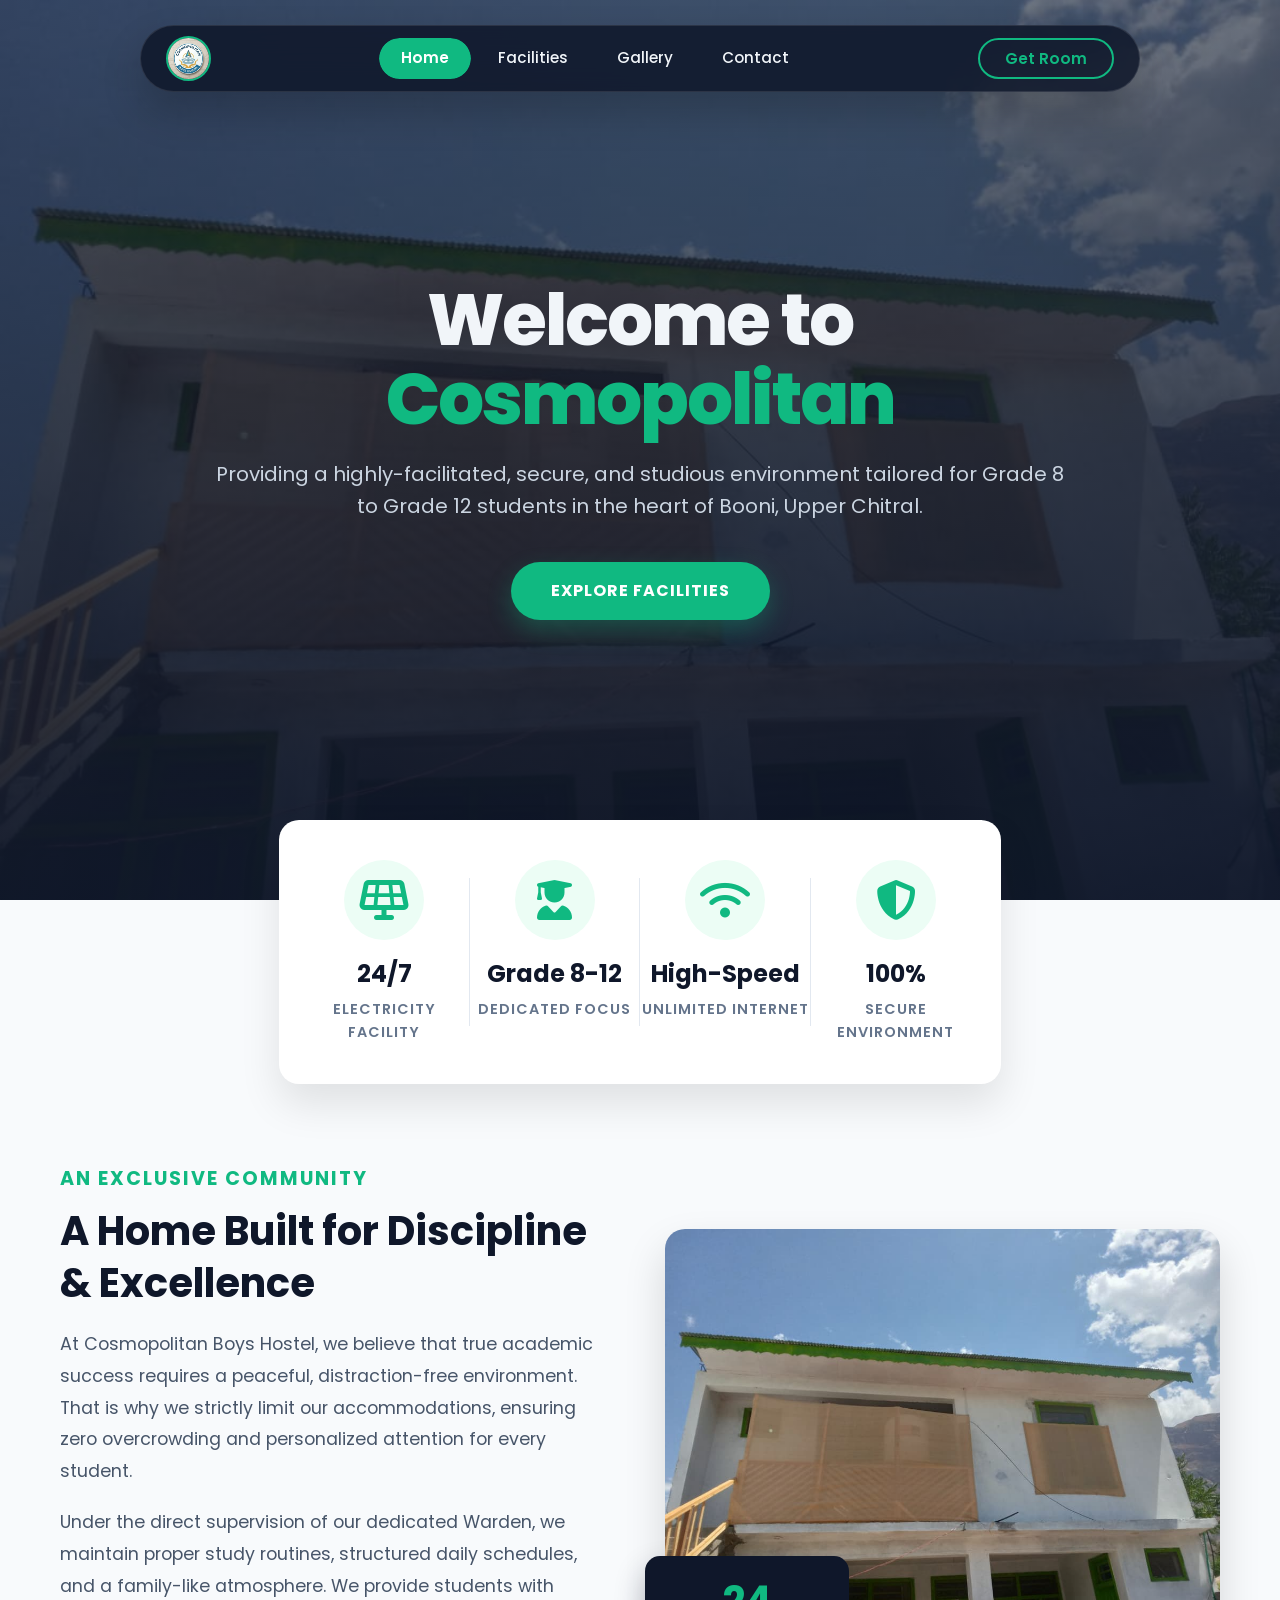
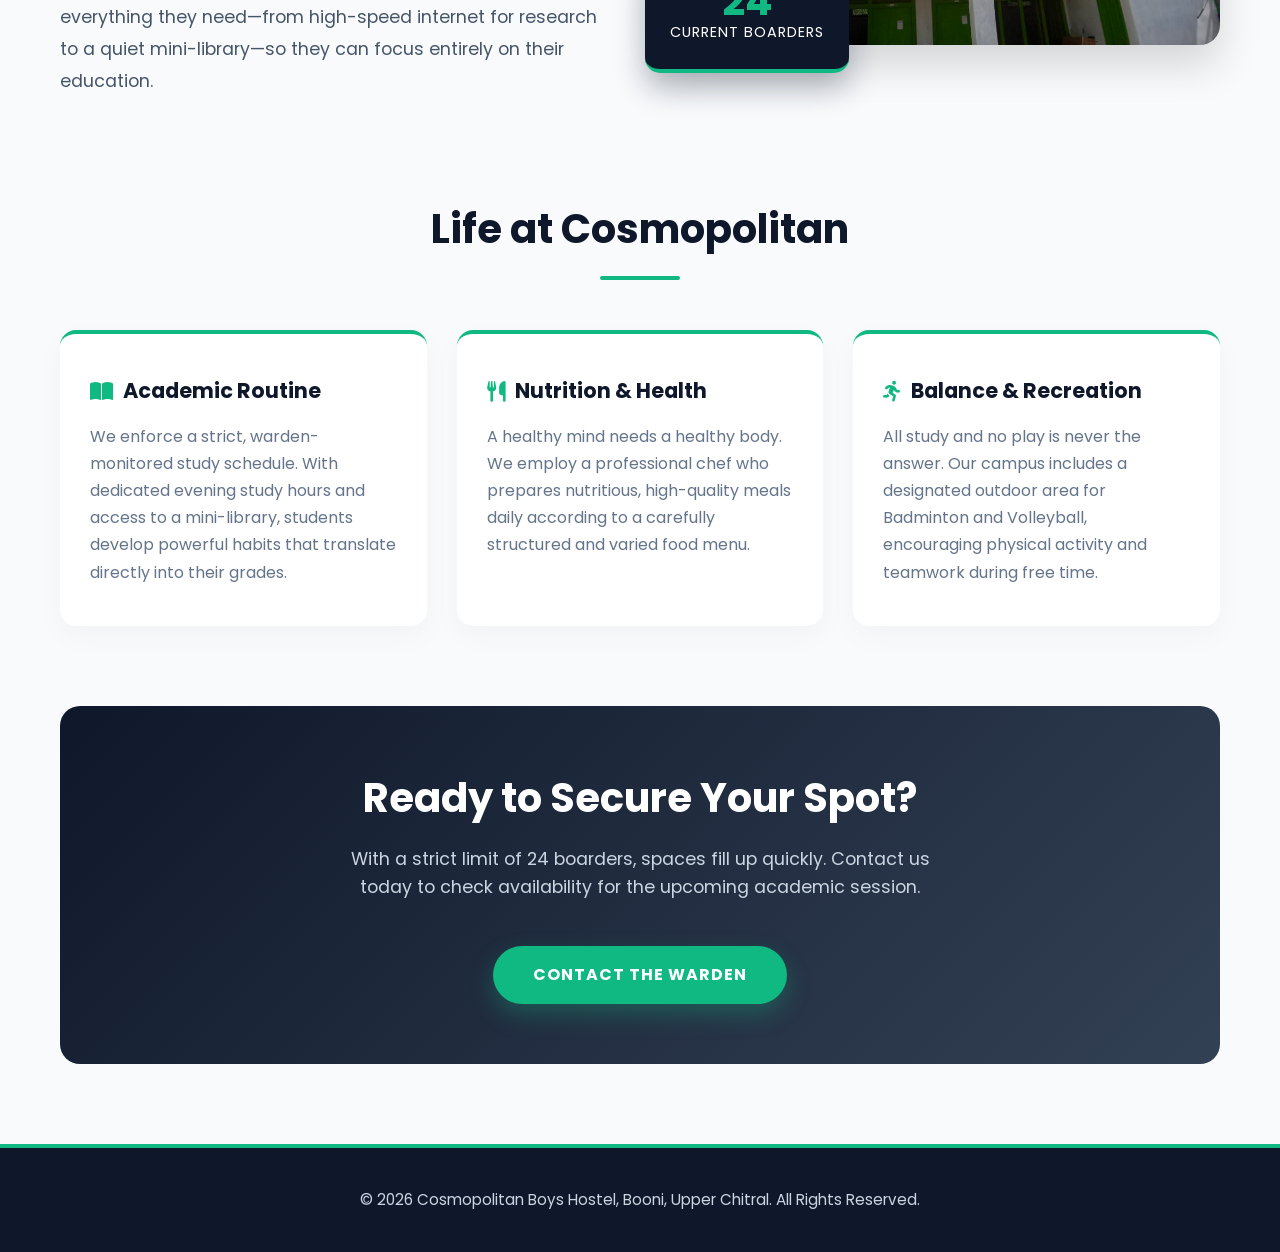
<file: index.html>
<!DOCTYPE html>
<html lang="en">
<head>
    <meta charset="UTF-8">
    <meta name="viewport" content="width=device-width, initial-scale=1.0">
    <title>Home | Cosmopolitan Boys Hostel</title>
    <link rel="icon" type="image/png" href="images/logot.png">
    <link rel="stylesheet" href="style.css">
    <link rel="stylesheet" href="https://cdnjs.cloudflare.com/ajax/libs/font-awesome/6.4.0/css/all.min.css">
    <style>
        .hero {
            position: relative;
            height: 100vh;
            display: flex;
            flex-direction: column;
            justify-content: center;
            align-items: center;
            text-align: center;
            color: white;
            padding: 0 20px;
            background-image: url('images/hero-bg.jpeg');
            background-attachment: fixed;
            background-position: center;
            background-repeat: no-repeat;
            background-size: cover;
            overflow: hidden;
        }

        .hero::before {
            content: '';
            position: absolute;
            top: 0; left: 0; right: 0; bottom: 0;
            background: linear-gradient(to bottom, rgba(15, 23, 42, 0.6), rgba(15, 23, 42, 0.95));
            z-index: 1;
        }

        .hero-content {
            position: relative;
            z-index: 2;
            max-width: 850px;
            animation: fadeUp 1s cubic-bezier(0.25, 1, 0.5, 1) forwards;
        }

        .hero h2 { 
            font-size: 4.5rem; 
            color: var(--text-light); 
            margin-bottom: 20px; 
            line-height: 1.1;
            font-weight: 800;
            letter-spacing: -2px;
        }

        .hero h2 span {
            color: var(--accent-color);
            position: relative;
            display: inline-block;
        }

        .hero p { 
            font-size: 1.25rem; 
            margin-bottom: 40px; 
            color: #cbd5e1;
            font-weight: 400;
        }

        .btn-group {
            display: flex;
            gap: 20px;
            justify-content: center;
            flex-wrap: wrap;
        }

        .btn-primary {
            background-color: var(--accent-color);
            color: white;
            padding: 16px 40px;
            border-radius: 30px;
            font-weight: 700;
            text-transform: uppercase;
            letter-spacing: 1px;
            text-decoration: none;
            box-shadow: 0 10px 25px rgba(16, 185, 129, 0.3);
            transition: var(--transition);
        }

        .btn-primary:hover {
            background-color: var(--accent-hover);
            transform: translateY(-3px);
            box-shadow: 0 15px 30px rgba(16, 185, 129, 0.4);
        }

        .scroll-indicator {
            position: absolute;
            bottom: 40px;
            left: 50%;
            transform: translateX(-50%);
            z-index: 2;
            color: white;
            font-size: 2rem;
            animation: bounce 2s infinite;
            opacity: 0.7;
        }

        .floating-stats {
            position: relative;
            z-index: 10;
            margin-top: -80px;
            background: white;
            max-width: 1000px;
            margin-left: auto;
            margin-right: auto;
            border-radius: 20px;
            box-shadow: 0 20px 40px rgba(0,0,0,0.1);
            display: flex;
            justify-content: space-around;
            padding: 40px 20px;
            margin-bottom: 60px;
        }

        .stat-item {
            text-align: center;
            flex: 1;
            position: relative;
        }

        .stat-item:not(:last-child)::after {
            content: '';
            position: absolute;
            right: 0;
            top: 10%;
            height: 80%;
            width: 1px;
            background-color: #e2e8f0;
        }

        .stat-item i {
            font-size: 2.5rem;
            color: var(--accent-color);
            margin-bottom: 15px;
            background: #ecfdf5; 
            width: 80px;
            height: 80px;
            line-height: 80px;
            border-radius: 50%;
            display: inline-block;
        }

        .stat-item h4 {
            font-size: 1.5rem;
            color: var(--primary-color);
            margin-bottom: 5px;
            font-weight: 700;
        }

        .stat-item p {
            color: #64748b;
            font-size: 0.9rem;
            font-weight: 600;
            text-transform: uppercase;
            letter-spacing: 1px;
        }

        .section-title {
            text-align: center;
            margin-bottom: 50px;
        }

        .section-title h3 {
            color: var(--primary-color);
            font-size: 2.5rem;
            font-weight: 700;
            margin-bottom: 15px;
        }
        
        .section-title .underline {
            width: 80px;
            height: 4px;
            background-color: var(--accent-color);
            margin: 0 auto;
            border-radius: 2px;
        }

        .about-grid {
            display: grid;
            grid-template-columns: 1fr 1fr;
            gap: 50px;
            align-items: center;
            margin-bottom: 80px;
        }

        .about-text h4 {
            color: var(--accent-color);
            font-size: 1.2rem;
            text-transform: uppercase;
            letter-spacing: 2px;
            margin-bottom: 10px;
        }

        .about-text h2 {
            font-size: 2.5rem;
            color: var(--primary-color);
            line-height: 1.3;
            margin-bottom: 20px;
        }

        .about-text p {
            color: #475569;
            font-size: 1.1rem;
            line-height: 1.8;
            margin-bottom: 20px;
        }

        .about-images {
            position: relative;
        }

        .about-images img {
            width: 100%;
            border-radius: 20px;
            box-shadow: 0 20px 40px rgba(0,0,0,0.15);
        }

        .boarder-badge {
            position: absolute;
            bottom: -20px;
            left: -20px;
            background: var(--primary-color);
            color: white;
            padding: 25px;
            border-radius: 15px;
            text-align: center;
            box-shadow: 0 15px 30px rgba(15, 23, 42, 0.3);
            border-bottom: 4px solid var(--accent-color);
        }

        .boarder-badge h2 {
            font-size: 2.5rem;
            color: var(--accent-color);
            margin-bottom: 0;
            line-height: 1;
        }

        .boarder-badge p {
            font-size: 0.9rem;
            text-transform: uppercase;
            letter-spacing: 1px;
            margin: 0;
        }

        .life-grid {
            display: grid;
            grid-template-columns: repeat(3, 1fr);
            gap: 30px;
            margin-bottom: 80px;
        }

        .life-card {
            background: white;
            padding: 40px 30px;
            border-radius: 16px;
            box-shadow: 0 10px 30px rgba(0,0,0,0.03);
            border-top: 4px solid var(--accent-color);
            transition: transform 0.3s ease;
        }

        .life-card:hover {
            transform: translateY(-10px);
            box-shadow: 0 15px 35px rgba(0,0,0,0.08);
        }

        .life-card h4 {
            font-size: 1.3rem;
            color: var(--primary-color);
            margin-bottom: 15px;
            display: flex;
            align-items: center;
            gap: 10px;
        }

        .life-card h4 i { color: var(--accent-color); }
        .life-card p { color: #64748b; line-height: 1.7; }

        .cta-banner {
            background: linear-gradient(135deg, var(--primary-color), var(--secondary-color));
            border-radius: 20px;
            padding: 60px 40px;
            text-align: center;
            color: white;
            margin-bottom: 60px;
            position: relative;
            overflow: hidden;
        }

        .cta-banner h2 {
            font-size: 2.5rem;
            margin-bottom: 15px;
            position: relative;
            z-index: 2;
        }

        .cta-banner p {
            font-size: 1.1rem;
            color: #cbd5e1;
            margin-bottom: 30px;
            max-width: 600px;
            margin-left: auto;
            margin-right: auto;
            position: relative;
            z-index: 2;
        }

        /* Hide menu toggle on desktop */
        .menu-toggle { display: none; }

        @keyframes fadeUp {
            from { opacity: 0; transform: translateY(40px); }
            to { opacity: 1; transform: translateY(0); }
        }

        @keyframes bounce {
            0%, 20%, 50%, 80%, 100% { transform: translateY(0) translateX(-50%); }
            40% { transform: translateY(-15px) translateX(-50%); }
            60% { transform: translateY(-7px) translateX(-50%); }
        }

        /* --- MOBILE RESPONSIVENESS RULES --- */
        @media (max-width: 900px) {
            .about-grid { grid-template-columns: 1fr; }
            .boarder-badge { bottom: 20px; left: 20px; }
            .life-grid { grid-template-columns: 1fr; }
        }

        @media (max-width: 768px) {
            .hero h2 { font-size: 2.5rem; }
            .hero p { font-size: 1.1rem; padding: 0 10px; }
            
            /* Responsive Floating Nav tweaks */
            .floating-nav { flex-wrap: wrap; padding: 15px 20px; border-radius: 25px; }
            .menu-toggle { display: block; color: white; font-size: 1.8rem; cursor: pointer; }
            .nav-links { display: none; width: 100%; flex-direction: column; text-align: center; gap: 10px; margin-top: 15px; border-top: 1px solid rgba(255,255,255,0.1); padding-top: 15px; }
            .nav-links.active { display: flex; }
            .nav-action { display: none; }

            /* Turn Stats into a neat 2x2 grid on mobile */
            .floating-stats { 
                display: grid; 
                grid-template-columns: 1fr 1fr; 
                gap: 20px; 
                margin-top: -40px; 
                width: 90%; 
                padding: 25px;
            }
            .stat-item:not(:last-child)::after { display: none; }
            .stat-item { border-bottom: 1px solid #e2e8f0; padding-bottom: 20px; }
            .stat-item:nth-child(3), .stat-item:nth-child(4) { border-bottom: none; padding-bottom: 0; }
            
            .scroll-indicator { display: none; }
            .cta-banner { padding: 40px 20px; }
            .cta-banner h2 { font-size: 1.8rem; }
            .section-title h3 { font-size: 2.2rem; }
            .about-text h2 { font-size: 2rem; }
        }

        @media (max-width: 480px) {
            /* Turn Stats into 1 column on very small phones */
            .floating-stats { grid-template-columns: 1fr; }
            .stat-item:nth-child(3) { border-bottom: 1px solid #e2e8f0; padding-bottom: 20px; }
        }
    </style>
</head>
<body>

    <nav class="floating-nav">
        <div class="logo">
            <a href="index.html"><img src="images/logo.png" alt="Logo" class="logo-img"></a>
        </div>
        <div class="menu-toggle" onclick="toggleMenu()">
            <i class="fas fa-bars"></i>
        </div>
        <div class="nav-links" id="nav-menu">
            <a href="index.html" class="active">Home</a>
            <a href="facilities.html">Facilities</a>
            <a href="gallery.html">Gallery</a>
            <a href="contact.html">Contact</a>
        </div>
        <div class="nav-action">
            <a href="contact.html" class="nav-btn">Get Room</a>
        </div>
    </nav>

    <header class="hero">
        <div class="hero-content">
            <h2>Welcome to <span>Cosmopolitan</span></h2>
            <p>Providing a highly-facilitated, secure, and studious environment tailored for Grade 8 to Grade 12 students in the heart of Booni, Upper Chitral.</p>
            <div class="btn-group">
                <a href="facilities.html" class="btn-primary">Explore Facilities</a>
            </div>
        </div>
        <div class="scroll-indicator"><i class="fas fa-chevron-down"></i></div>
    </header>

    <div class="floating-stats">
        <div class="stat-item">
            <i class="fas fa-solar-panel"></i>
            <h4>24/7</h4>
            <p>Electricity Facility</p>
        </div>
        <div class="stat-item">
            <i class="fas fa-user-graduate"></i>
            <h4>Grade 8-12</h4>
            <p>Dedicated Focus</p>
        </div>
        <div class="stat-item">
            <i class="fas fa-wifi"></i>
            <h4>High-Speed</h4>
            <p>Unlimited Internet</p>
        </div>
        <div class="stat-item">
            <i class="fas fa-shield-alt"></i>
            <h4>100%</h4>
            <p>Secure Environment</p>
        </div>
    </div>

    <div class="container">
        
        <section class="about-grid">
            <div class="about-text">
                <h4>An Exclusive Community</h4>
                <h2>A Home Built for Discipline & Excellence</h2>
                <p>At Cosmopolitan Boys Hostel, we believe that true academic success requires a peaceful, distraction-free environment. That is why we strictly limit our accommodations, ensuring zero overcrowding and personalized attention for every student.</p>
                <p>Under the direct supervision of our dedicated Warden, we maintain proper study routines, structured daily schedules, and a family-like atmosphere. We provide students with everything they need—from high-speed internet for research to a quiet mini-library—so they can focus entirely on their education.</p>
            </div>
            <div class="about-images">
                <img src="images/hero-bg.jpeg" alt="Hostel Building">
                <div class="boarder-badge">
                    <h2>24</h2>
                    <p>Current Boarders</p>
                </div>
            </div>
        </section>

        <div class="section-title">
            <h3>Life at Cosmopolitan</h3>
            <div class="underline"></div>
        </div>
        <section class="life-grid">
            <div class="life-card">
                <h4><i class="fas fa-book-open"></i> Academic Routine</h4>
                <p>We enforce a strict, warden-monitored study schedule. With dedicated evening study hours and access to a mini-library, students develop powerful habits that translate directly into their grades.</p>
            </div>
            <div class="life-card">
                <h4><i class="fas fa-utensils"></i> Nutrition & Health</h4>
                <p>A healthy mind needs a healthy body. We employ a professional chef who prepares nutritious, high-quality meals daily according to a carefully structured and varied food menu.</p>
            </div>
            <div class="life-card">
                <h4><i class="fas fa-running"></i> Balance & Recreation</h4>
                <p>All study and no play is never the answer. Our campus includes a designated outdoor area for Badminton and Volleyball, encouraging physical activity and teamwork during free time.</p>
            </div>
        </section>

        <section class="cta-banner">
            <h2>Ready to Secure Your Spot?</h2>
            <p>With a strict limit of 24 boarders, spaces fill up quickly. Contact us today to check availability for the upcoming academic session.</p>
            <a href="contact.html" class="btn-primary" style="display: inline-block; margin-top: 15px;">Contact The Warden</a>
        </section>

    </div>

    <footer>
        <p>© 2026 Cosmopolitan Boys Hostel, Booni, Upper Chitral. All Rights Reserved.</p>
    </footer>

    <script>
        function toggleMenu() {
            document.getElementById('nav-menu').classList.toggle('active');
        }
    </script>

</body>
</html>
</file>
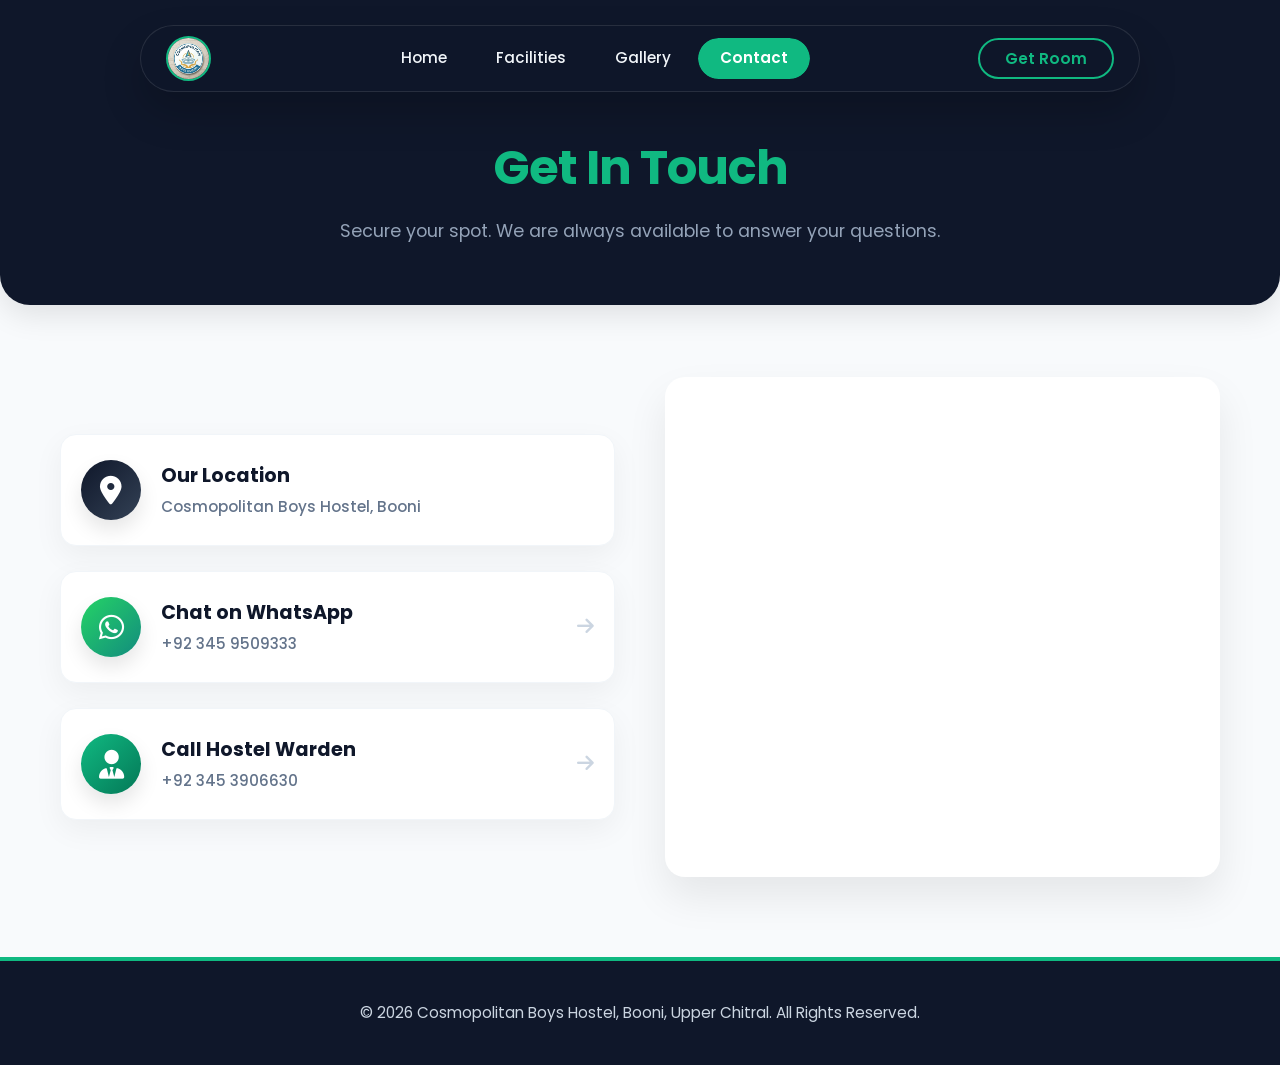
<file: contact.html>
<!DOCTYPE html>
<html lang="en">
<head>
    <meta charset="UTF-8">
    <meta name="viewport" content="width=device-width, initial-scale=1.0">
    <title>Contact | Cosmopolitan Boys Hostel</title>
    <link rel="icon" type="image/png" href="images/logot.png">
    <link rel="stylesheet" href="style.css">
    <link rel="stylesheet" href="https://cdnjs.cloudflare.com/ajax/libs/font-awesome/6.4.0/css/all.min.css">
    <style>
        .contact-wrapper {
            display: grid;
            grid-template-columns: 1fr 1fr;
            gap: 50px;
            margin-top: 20px;
            padding-bottom: 60px;
            align-items: stretch;
        }

        .contact-info-panel {
            display: flex;
            flex-direction: column;
            gap: 25px;
            justify-content: center;
        }

        .contact-card {
            background: white;
            padding: 25px 20px;
            border-radius: 16px;
            box-shadow: 0 10px 30px rgba(0,0,0,0.05);
            display: flex;
            align-items: center;
            gap: 20px;
            text-decoration: none;
            transition: var(--transition);
            border: 1px solid #f1f5f9;
            position: relative;
            overflow: hidden;
        }

        .contact-card:hover {
            transform: translateX(10px);
            box-shadow: 0 15px 35px rgba(0,0,0,0.1);
            border-color: var(--accent-color);
        }

        .icon-box {
            width: 60px;
            height: 60px;
            border-radius: 50%;
            display: flex;
            align-items: center;
            justify-content: center;
            font-size: 1.8rem;
            color: white;
            flex-shrink: 0;
            box-shadow: 0 10px 20px rgba(0,0,0,0.1);
        }

        .whatsapp-box { background: linear-gradient(135deg, #25D366, #128C7E); }
        .phone-box { background: linear-gradient(135deg, var(--accent-color), #047857); } 
        .location-box { background: linear-gradient(135deg, var(--primary-color), var(--secondary-color)); }

        .card-content h3 { color: var(--primary-color); font-size: 1.2rem; margin-bottom: 3px; }
        .card-content p { color: #64748b; font-size: 0.95rem; font-weight: 500; }
        .card-arrow { position: absolute; right: 20px; color: #cbd5e1; font-size: 1.2rem; }

        .map-panel {
            background: white;
            padding: 10px;
            border-radius: 20px;
            box-shadow: 0 20px 40px rgba(0,0,0,0.08);
            height: 100%;
            min-height: 500px;
            display: flex;
        }

        .map-panel iframe { width: 100%; height: 100%; border-radius: 12px; object-fit: cover; }

        /* Mobile specific adjustments for Contact Page */
        @media (max-width: 900px) {
            .contact-wrapper { grid-template-columns: 1fr; gap: 30px; }
            .contact-card:hover { transform: translateY(-5px); }
            .map-panel { min-height: 350px; }
            .card-arrow { display: none; } /* hide arrow on mobile for cleaner look */
        }
    </style>
</head>
<body>

    <nav class="floating-nav">
        <div class="logo">
            <a href="index.html"><img src="images/logo.png" alt="Logo" class="logo-img"></a>
        </div>
        <div class="menu-toggle" onclick="toggleMenu()">
            <i class="fas fa-bars"></i>
        </div>
        <div class="nav-links" id="nav-menu">
            <a href="index.html">Home</a>
            <a href="facilities.html">Facilities</a>
            <a href="gallery.html">Gallery</a>
            <a href="contact.html" class="active">Contact</a>
        </div>
        <div class="nav-action">
            <a href="contact.html" class="nav-btn">Get Room</a>
        </div>
    </nav>

    <div class="page-header">
        <h2>Get In Touch</h2>
        <p>Secure your spot. We are always available to answer your questions.</p>
    </div>

    <div class="container">
        <div class="contact-wrapper">
            
            <div class="contact-info-panel">
                <div class="contact-card" style="cursor: default;">
                    <div class="icon-box location-box"><i class="fas fa-map-marker-alt"></i></div>
                    <div class="card-content">
                        <h3>Our Location</h3>
                        <p>Cosmopolitan Boys Hostel, Booni</p>
                    </div>
                </div>

                <a href="https://wa.me/923459509333" target="_blank" class="contact-card">
                    <div class="icon-box whatsapp-box"><i class="fab fa-whatsapp"></i></div>
                    <div class="card-content">
                        <h3>Chat on WhatsApp</h3>
                        <p>+92 345 9509333</p>
                    </div>
                    <i class="fas fa-arrow-right card-arrow"></i>
                </a>

                <a href="tel:+923453906630" class="contact-card">
                    <div class="icon-box phone-box"><i class="fas fa-user-tie"></i></div>
                    <div class="card-content">
                        <h3>Call Hostel Warden</h3>
                        <p>+92 345 3906630</p>
                    </div>
                    <i class="fas fa-arrow-right card-arrow"></i>
                </a>
            </div>

            <div class="map-panel">
                <iframe src="https://www.google.com/maps/embed?pb=!1m14!1m12!1m3!1d528.2186036595284!2d72.2654163388129!3d36.27481775693311!2m3!1f0!2f0!3f0!3m2!1i1024!2i768!4f13.1!5e1!3m2!1sen!2s!4v1779034276422!5m2!1sen!2s" width="600" height="450" style="border:0;" allowfullscreen="" loading="lazy" referrerpolicy="no-referrer-when-downgrade"></iframe>
            </div>

        </div>
    </div>

    <footer>
        <p>© 2026 Cosmopolitan Boys Hostel, Booni, Upper Chitral. All Rights Reserved.</p>
    </footer>

    <script>
        function toggleMenu() {
            document.getElementById('nav-menu').classList.toggle('active');
        }
    </script>

</body>
</html>
</file>
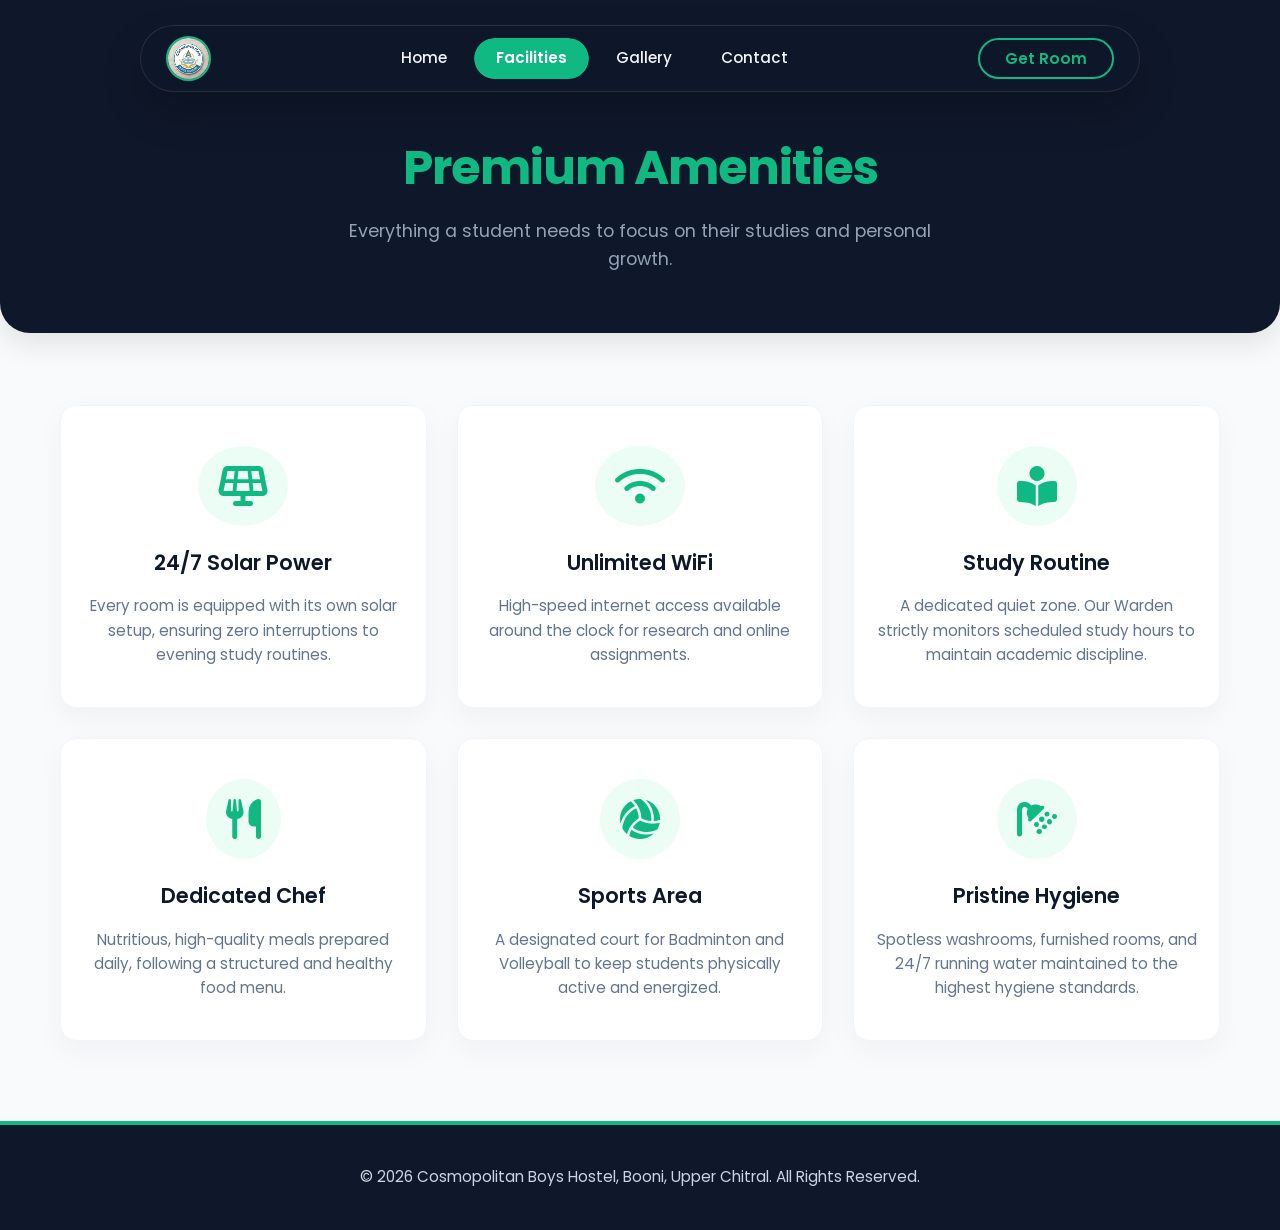
<file: facilities.html>
<!DOCTYPE html>
<html lang="en">
<head>
    <meta charset="UTF-8">
    <meta name="viewport" content="width=device-width, initial-scale=1.0">
    <title>Facilities | Cosmopolitan Boys Hostel</title>
    <link rel="icon" type="image/png" href="images/logot.png">
    <link rel="stylesheet" href="style.css">
    <link rel="stylesheet" href="https://cdnjs.cloudflare.com/ajax/libs/font-awesome/6.4.0/css/all.min.css">
    <style>
        .grid {
            display: grid;
            grid-template-columns: repeat(auto-fit, minmax(280px, 1fr)); /* adjusted min-width for mobile */
            gap: 30px;
            margin-top: 20px;
            padding-bottom: 60px;
        }

        .card {
            background: white;
            padding: 40px 20px; /* Reduced padding for mobile */
            border-radius: 16px;
            box-shadow: 0 10px 30px rgba(0,0,0,0.04);
            border: 1px solid #f1f5f9;
            transition: var(--transition);
            text-align: center;
            opacity: 0;
            transform: translateY(30px);
            animation: slideUpFade 0.6s cubic-bezier(0.25, 1, 0.5, 1) forwards;
        }

        .card:nth-child(1) { animation-delay: 0.1s; }
        .card:nth-child(2) { animation-delay: 0.2s; }
        .card:nth-child(3) { animation-delay: 0.3s; }
        .card:nth-child(4) { animation-delay: 0.4s; }
        .card:nth-child(5) { animation-delay: 0.5s; }
        .card:nth-child(6) { animation-delay: 0.6s; }

        .card:hover { 
            transform: translateY(-10px) scale(1.02); 
            box-shadow: 0 20px 40px rgba(0,0,0,0.08); 
            border-color: var(--accent-color);
        }

        .card i { 
            font-size: 2.5rem; 
            color: var(--accent-color); 
            margin-bottom: 20px;
            background: #ecfdf5; 
            padding: 20px;
            border-radius: 50%;
            animation: floatIcon 3s ease-in-out infinite;
            display: inline-block;
        }

        .card:nth-child(even) i { animation-delay: 1.5s; }
        .card h3 { color: var(--primary-color); margin-bottom: 15px; font-size: 1.3rem; font-weight: 600; }
        .card p { color: #64748b; font-size: 0.95rem; }

        @keyframes slideUpFade { to { opacity: 1; transform: translateY(0); } }
        @keyframes floatIcon { 0%, 100% { transform: translateY(0); } 50% { transform: translateY(-10px); box-shadow: 0 10px 15px rgba(16, 185, 129, 0.2); } }
    </style>
</head>
<body>

    <nav class="floating-nav">
        <div class="logo">
            <a href="index.html"><img src="images/logo.png" alt="Logo" class="logo-img"></a>
        </div>
        <div class="menu-toggle" onclick="toggleMenu()">
            <i class="fas fa-bars"></i>
        </div>
        <div class="nav-links" id="nav-menu">
            <a href="index.html">Home</a>
            <a href="facilities.html" class="active">Facilities</a>
            <a href="gallery.html">Gallery</a>
            <a href="contact.html">Contact</a>
        </div>
        <div class="nav-action">
            <a href="contact.html" class="nav-btn">Get Room</a>
        </div>
    </nav>

    <div class="page-header">
        <h2>Premium Amenities</h2>
        <p>Everything a student needs to focus on their studies and personal growth.</p>
    </div>

    <div class="container">
        <div class="grid">
            <div class="card">
                <i class="fas fa-solar-panel"></i>
                <h3>24/7 Solar Power</h3>
                <p>Every room is equipped with its own solar setup, ensuring zero interruptions to evening study routines.</p>
            </div>
            <div class="card">
                <i class="fas fa-wifi"></i>
                <h3>Unlimited WiFi</h3>
                <p>High-speed internet access available around the clock for research and online assignments.</p>
            </div>
            <div class="card">
                <i class="fas fa-book-reader"></i>
                <h3>Study Routine</h3>
                <p>A dedicated quiet zone. Our Warden strictly monitors scheduled study hours to maintain academic discipline.</p>
            </div>
            <div class="card">
                <i class="fas fa-utensils"></i>
                <h3>Dedicated Chef</h3>
                <p>Nutritious, high-quality meals prepared daily, following a structured and healthy food menu.</p>
            </div>
            <div class="card">
                <i class="fas fa-volleyball-ball"></i>
                <h3>Sports Area</h3>
                <p>A designated court for Badminton and Volleyball to keep students physically active and energized.</p>
            </div>
            <div class="card">
                <i class="fas fa-shower"></i>
                <h3>Pristine Hygiene</h3>
                <p>Spotless washrooms, furnished rooms, and 24/7 running water maintained to the highest hygiene standards.</p>
            </div>
        </div>
    </div>

    <footer>
        <p>© 2026 Cosmopolitan Boys Hostel, Booni, Upper Chitral. All Rights Reserved.</p>
    </footer>

    <script>
        function toggleMenu() {
            document.getElementById('nav-menu').classList.toggle('active');
        }
    </script>

</body>
</html>
</file>
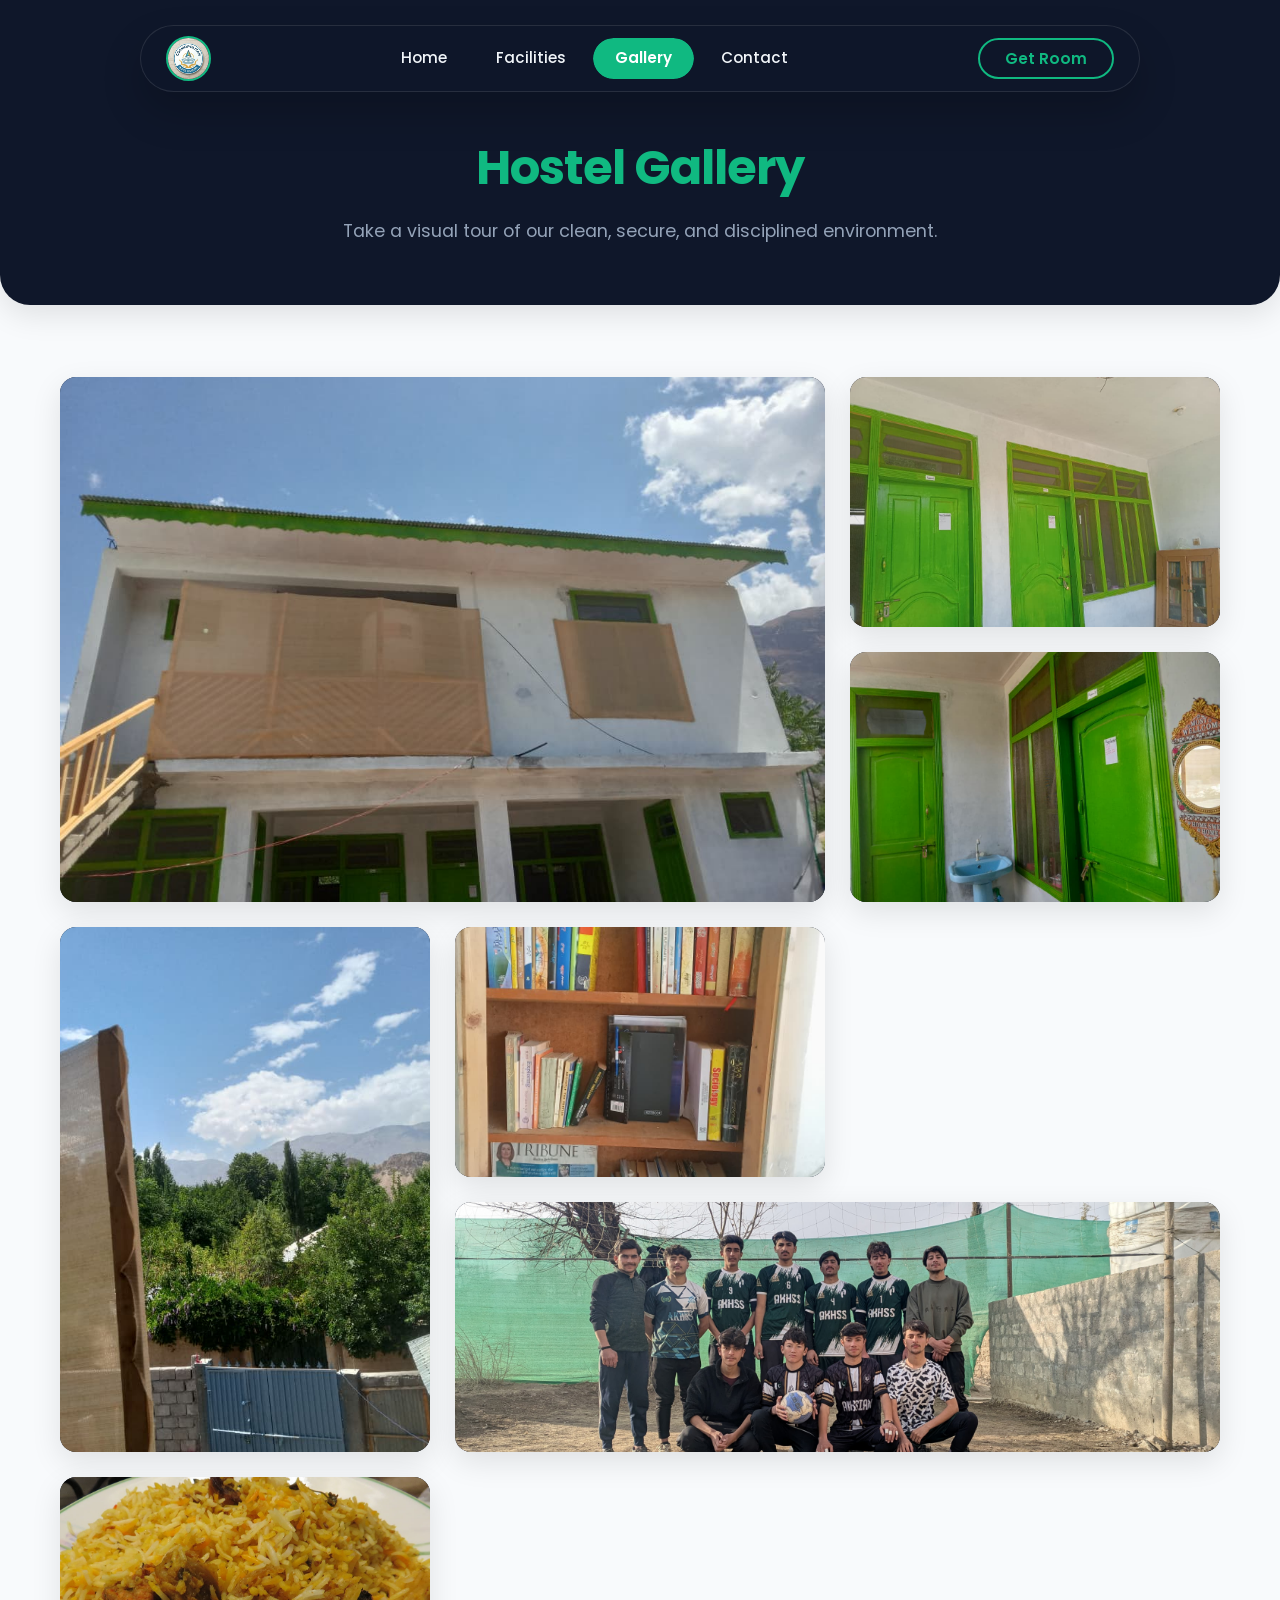
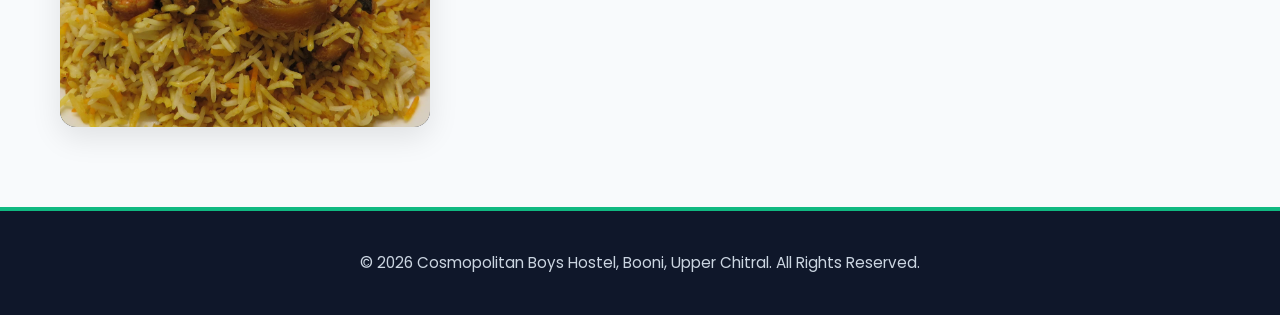
<file: gallery.html>
<!DOCTYPE html>
<html lang="en">
<head>
    <meta charset="UTF-8">
    <meta name="viewport" content="width=device-width, initial-scale=1.0">
    <title>Gallery | Cosmopolitan Boys Hostel</title>
    <link rel="icon" type="image/png" href="images/logot.png">
    <link rel="stylesheet" href="style.css">
    <link rel="stylesheet" href="https://cdnjs.cloudflare.com/ajax/libs/font-awesome/6.4.0/css/all.min.css">
    <style>
        .gallery-grid {
            display: grid;
            grid-template-columns: repeat(auto-fit, minmax(280px, 1fr));
            grid-auto-rows: 250px;
            gap: 15px;
            margin-top: 20px;
            padding-bottom: 60px;
        }

        /* Desktop Bento Layout */
        @media (min-width: 768px) {
            .gallery-grid { gap: 25px; }
            .gallery-item:nth-child(1) { grid-column: span 2; grid-row: span 2; }
            .gallery-item:nth-child(4) { grid-row: span 2; }
            .gallery-item:nth-child(6) { grid-column: span 2; }
        }

        .gallery-item {
            position: relative;
            overflow: hidden;
            border-radius: 16px;
            box-shadow: 0 10px 30px rgba(0,0,0,0.1);
            cursor: pointer;
            background-color: var(--primary-color);
            opacity: 0;
            transform: scale(0.9);
            animation: popIn 0.6s cubic-bezier(0.25, 1, 0.5, 1) forwards;
        }

        .gallery-item:nth-child(1) { animation-delay: 0.1s; }
        .gallery-item:nth-child(2) { animation-delay: 0.2s; }
        .gallery-item:nth-child(3) { animation-delay: 0.3s; }
        .gallery-item:nth-child(4) { animation-delay: 0.4s; }
        .gallery-item:nth-child(5) { animation-delay: 0.5s; }
        .gallery-item:nth-child(6) { animation-delay: 0.6s; }
        .gallery-item:nth-child(7) { animation-delay: 0.7s; }

        @keyframes popIn { to { opacity: 1; transform: scale(1); } }

        .gallery-item img { width: 100%; height: 100%; object-fit: cover; display: block; transition: transform 0.8s cubic-bezier(0.25, 1, 0.5, 1), opacity 0.4s ease; }
        .gallery-item:hover img { transform: scale(1.15); opacity: 0.4; }
        .image-caption { position: absolute; top: 0; left: 0; width: 100%; height: 100%; display: flex; align-items: center; justify-content: center; color: white; font-size: 1.3rem; font-weight: 600; text-align: center; opacity: 0; transform: translateY(20px); transition: all 0.4s ease; pointer-events: none; text-shadow: 0 2px 10px rgba(0,0,0,0.5); padding: 10px; }
        .gallery-item:hover .image-caption { opacity: 1; transform: translateY(0); }

        /* Lightbox Slider */
        .modal { display: none; position: fixed; z-index: 9999; top: 0; left: 0; width: 100%; height: 100%; background-color: rgba(15, 23, 42, 0.95); backdrop-filter: blur(10px); opacity: 0; transition: opacity 0.3s ease; }
        .modal.active { display: flex; flex-direction: column; justify-content: center; align-items: center; opacity: 1; }
        .slider-container { position: relative; display: flex; align-items: center; justify-content: center; width: 100%; height: 75vh; margin-top: 30px; }
        .modal-content { max-width: 85%; max-height: 100%; border-radius: 12px; box-shadow: 0 20px 60px rgba(0,0,0,0.6); transform: scale(0.95); transition: transform 0.4s cubic-bezier(0.25, 1, 0.5, 1), opacity 0.3s; }
        .modal.active .modal-content { transform: scale(1); }
        .modal-caption { color: var(--accent-color); font-size: 1.3rem; margin-top: 15px; font-weight: 500; text-align: center; }
        
        .close-btn { position: absolute; top: 20px; right: 30px; color: white; font-size: 3rem; cursor: pointer; transition: color 0.3s ease; z-index: 10000; }
        .prev-btn, .next-btn { position: absolute; top: 50%; transform: translateY(-50%); color: white; font-size: 2rem; cursor: pointer; padding: 15px; transition: all 0.3s ease; user-select: none; background: rgba(0,0,0,0.4); border-radius: 50%; z-index: 10; }
        .prev-btn { left: 5%; }
        .next-btn { right: 5%; }
        .prev-btn:hover, .next-btn:hover { color: var(--accent-color); background: rgba(0,0,0,0.8); transform: translateY(-50%) scale(1.1); }
        .close-btn:hover { color: var(--accent-color); transform: scale(1.1); }
        
        @media (max-width: 768px) {
            .prev-btn { left: 2%; padding: 10px; font-size: 1.5rem; }
            .next-btn { right: 2%; padding: 10px; font-size: 1.5rem; }
            .modal-content { max-width: 95%; }
            .close-btn { top: 10px; right: 20px; font-size: 2.5rem; }
        }
    </style>
</head>
<body>

    <nav class="floating-nav">
        <div class="logo">
            <a href="index.html"><img src="images/logo.png" alt="Logo" class="logo-img"></a>
        </div>
        <div class="menu-toggle" onclick="toggleMenu()">
            <i class="fas fa-bars"></i>
        </div>
        <div class="nav-links" id="nav-menu">
            <a href="index.html">Home</a>
            <a href="facilities.html">Facilities</a>
            <a href="gallery.html" class="active">Gallery</a>
            <a href="contact.html">Contact</a>
        </div>
        <div class="nav-action">
            <a href="contact.html" class="nav-btn">Get Room</a>
        </div>
    </nav>

    <div class="page-header">
        <h2>Hostel Gallery</h2>
        <p>Take a visual tour of our clean, secure, and disciplined environment.</p>
    </div>

    <div class="container">
        <div class="gallery-grid">
            <div class="gallery-item" onclick="openViewer(this)">
                <img src="images/hero-bg.jpeg" alt="Hostel Exterior View">
                <div class="image-caption">Hostel Exterior View</div>
            </div>
            <div class="gallery-item" onclick="openViewer(this)">
                <img src="images/2.jpeg" alt="Lower Portion View">
                <div class="image-caption">Lower Portion View</div>
            </div>
            <div class="gallery-item" onclick="openViewer(this)">
                <img src="images/3.jpeg" alt="Upper Portion View">
                <div class="image-caption">Upper Portion View</div>
            </div>
            <div class="gallery-item" onclick="openViewer(this)">
                <img src="images/4.jpeg" alt="Outer View">
                <div class="image-caption">Outer View</div>
            </div>
            <div class="gallery-item" onclick="openViewer(this)">
                <img src="images/library.jpeg" alt="Mini Library">
                <div class="image-caption">Mini Library</div>
            </div>
            <div class="gallery-item" onclick="openViewer(this)">
                <img src="images/sports.jpeg" alt="Sports Facility">
                <div class="image-caption">Sports Facility</div>
            </div>
            <div class="gallery-item" onclick="openViewer(this)">
                <img src="images/food.jpg" alt="Hygienic Food">
                <div class="image-caption">Hygienic Food</div>
            </div>
        </div>
    </div>

    <footer>
        <p>© 2026 Cosmopolitan Boys Hostel, Booni, Upper Chitral. All Rights Reserved.</p>
    </footer>

    <div id="imageViewer" class="modal">
        <span class="close-btn" onclick="closeViewer()">×</span>
        <div class="slider-container">
            <i class="fas fa-chevron-left prev-btn" onclick="changeSlide(-1)"></i>
            <img class="modal-content" id="expandedImg">
            <i class="fas fa-chevron-right next-btn" onclick="changeSlide(1)"></i>
        </div>
        <div id="captionText" class="modal-caption"></div>
    </div>

    <script>
        function toggleMenu() { document.getElementById('nav-menu').classList.toggle('active'); }

        const viewer = document.getElementById("imageViewer");
        const expandedImg = document.getElementById("expandedImg");
        const captionText = document.getElementById("captionText");
        const galleryItems = Array.from(document.querySelectorAll(".gallery-item"));
        let currentIndex = 0;

        function openViewer(element) {
            currentIndex = galleryItems.indexOf(element);
            updateSlider();
            viewer.classList.add("active");
            document.body.style.overflow = "hidden"; 
        }

        function changeSlide(direction) {
            expandedImg.style.opacity = '0.5';
            setTimeout(() => {
                currentIndex += direction;
                if (currentIndex >= galleryItems.length) currentIndex = 0;
                if (currentIndex < 0) currentIndex = galleryItems.length - 1;
                updateSlider();
                expandedImg.style.opacity = '1';
            }, 150); 
        }

        function updateSlider() {
            const currentItem = galleryItems[currentIndex];
            const imgEl = currentItem.querySelector("img");
            expandedImg.src = imgEl.src;
            captionText.innerHTML = imgEl.alt;
        }

        function closeViewer() {
            viewer.classList.remove("active");
            document.body.style.overflow = "auto";
        }

        viewer.addEventListener("click", function(e) {
            if(e.target === viewer || e.target.classList.contains("slider-container")) closeViewer();
        });
        
        document.addEventListener('keydown', function(event) {
            if (!viewer.classList.contains("active")) return;
            if (event.key === "Escape") closeViewer();
            if (event.key === "ArrowRight") changeSlide(1);
            if (event.key === "ArrowLeft") changeSlide(-1);
        });
    </script>

</body>
</html>
</file>
<file: style.css>
/* style.css */
@import url('https://fonts.googleapis.com/css2?family=Poppins:wght@300;400;500;600;700;800&display=swap');

:root {
    --primary-color: #0f172a;    
    --secondary-color: #334155;  
    --accent-color: #10b981;     
    --accent-hover: #047857;     
    --bg-light: #f8fafc;         
    --text-dark: #1e293b;        
    --text-light: #f1f5f9;       
    --transition: all 0.3s cubic-bezier(0.4, 0, 0.2, 1);
}

* {
    margin: 0;
    padding: 0;
    box-sizing: border-box;
    font-family: 'Poppins', sans-serif;
}

body {
    background-color: var(--bg-light);
    color: var(--text-dark);
    line-height: 1.6;
    display: flex;
    flex-direction: column;
    min-height: 100vh;
    -webkit-font-smoothing: antialiased;
    overflow-x: hidden; /* Prevents horizontal scrolling on mobile */
}

/* --- Floating Island Navigation --- */
.floating-nav {
    position: fixed;
    top: 25px;
    left: 50%;
    transform: translateX(-50%);
    width: 90%;
    max-width: 1000px;
    background: rgba(15, 23, 42, 0.85); 
    backdrop-filter: blur(16px);
    -webkit-backdrop-filter: blur(16px);
    border: 1px solid rgba(255, 255, 255, 0.1);
    border-radius: 50px; 
    display: flex;
    justify-content: space-between;
    align-items: center;
    padding: 10px 25px;
    z-index: 1000;
    box-shadow: 0 20px 40px rgba(0, 0, 0, 0.2);
    transition: var(--transition);
}

.logo-img {
    width: 45px;
    height: 45px;
    border-radius: 50%;
    object-fit: cover;
    border: 2px solid var(--accent-color);
    transition: transform 0.3s ease, box-shadow 0.3s ease;
    display: block;
}

.logo-img:hover {
    transform: scale(1.1) rotate(5deg);
    box-shadow: 0 0 15px rgba(16, 185, 129, 0.5); 
}

.nav-links {
    display: flex;
    gap: 5px;
    align-items: center;
}

.nav-links a {
    color: var(--text-light);
    text-decoration: none;
    font-weight: 500;
    font-size: 0.95rem;
    padding: 8px 22px;
    border-radius: 30px;
    transition: var(--transition);
    position: relative;
    z-index: 1;
    overflow: hidden;
}

.nav-links a::before {
    content: '';
    position: absolute;
    top: 0; left: 0; right: 0; bottom: 0;
    background-color: var(--accent-color);
    z-index: -1;
    transform: scaleX(0);
    transform-origin: right;
    transition: transform 0.4s cubic-bezier(0.25, 1, 0.5, 1);
    border-radius: 30px;
}

.nav-links a:hover::before, 
.nav-links a.active::before {
    transform: scaleX(1);
    transform-origin: left;
}

.nav-links a:hover, 
.nav-links a.active {
    color: white; 
    font-weight: 600;
}

.nav-action .nav-btn {
    background-color: transparent;
    color: var(--accent-color);
    border: 2px solid var(--accent-color);
    padding: 8px 25px;
    border-radius: 30px;
    text-decoration: none;
    font-weight: 600;
    font-size: 0.95rem;
    transition: var(--transition);
}

.nav-action .nav-btn:hover {
    background-color: var(--accent-color);
    color: white; 
    box-shadow: 0 0 20px rgba(16, 185, 129, 0.4); 
    transform: translateY(-2px);
}

/* Mobile Hamburger Icon */
.menu-toggle {
    display: none;
    color: white;
    font-size: 1.5rem;
    cursor: pointer;
    padding: 5px;
}

/* Page Headers */
.page-header {
    background: var(--primary-color);
    color: white;
    text-align: center;
    padding: 130px 20px 60px 20px; 
    margin-bottom: 2rem;
    border-bottom-left-radius: 30px;
    border-bottom-right-radius: 30px;
    box-shadow: 0 10px 30px rgba(0,0,0,0.1);
}

.page-header h2 {
    color: var(--accent-color);
    font-size: 3rem;
    font-weight: 700;
    margin-bottom: 10px;
    letter-spacing: -1px;
}

.page-header p {
    color: #94a3b8;
    font-size: 1.1rem;
    max-width: 600px;
    margin: 0 auto;
}

.container {
    max-width: 1200px;
    margin: 0 auto;
    padding: 20px;
    flex: 1;
    width: 100%;
}

footer {
    background-color: var(--primary-color);
    color: #cbd5e1;
    text-align: center;
    padding: 40px 20px;
    margin-top: auto;
    font-size: 0.95rem;
    border-top: 4px solid var(--accent-color);
}

/* --- MOBILE RESPONSIVENESS (MEDIA QUERIES) --- */
@media (max-width: 900px) {
    /* Tablet Adjustments */
    .floating-nav { width: 95%; padding: 10px 15px; }
    .nav-links a { padding: 8px 12px; font-size: 0.9rem; }
    .nav-action { display: none; } /* Hide button on tablets to save space */
}

@media (max-width: 768px) {
    /* Mobile Phone Adjustments */
    .floating-nav {
        top: 15px;
        border-radius: 20px;
        flex-wrap: wrap;
        padding: 15px 20px;
    }
    
    .menu-toggle { display: block; }
    
    /* Mobile Dropdown Menu */
    .nav-links {
        display: none; /* Hidden initially */
        width: 100%;
        flex-direction: column;
        padding-top: 15px;
        margin-top: 10px;
        border-top: 1px solid rgba(255,255,255,0.1);
        gap: 10px;
    }

    .nav-links.active {
        display: flex; /* Shown when hamburger is clicked */
    }

    .nav-links a {
        width: 100%;
        text-align: center;
        padding: 12px;
        border-radius: 10px;
    }

    .page-header h2 { font-size: 2.2rem; }
    .page-header { padding-top: 100px; border-bottom-left-radius: 20px; border-bottom-right-radius: 20px; }
}
</file>
